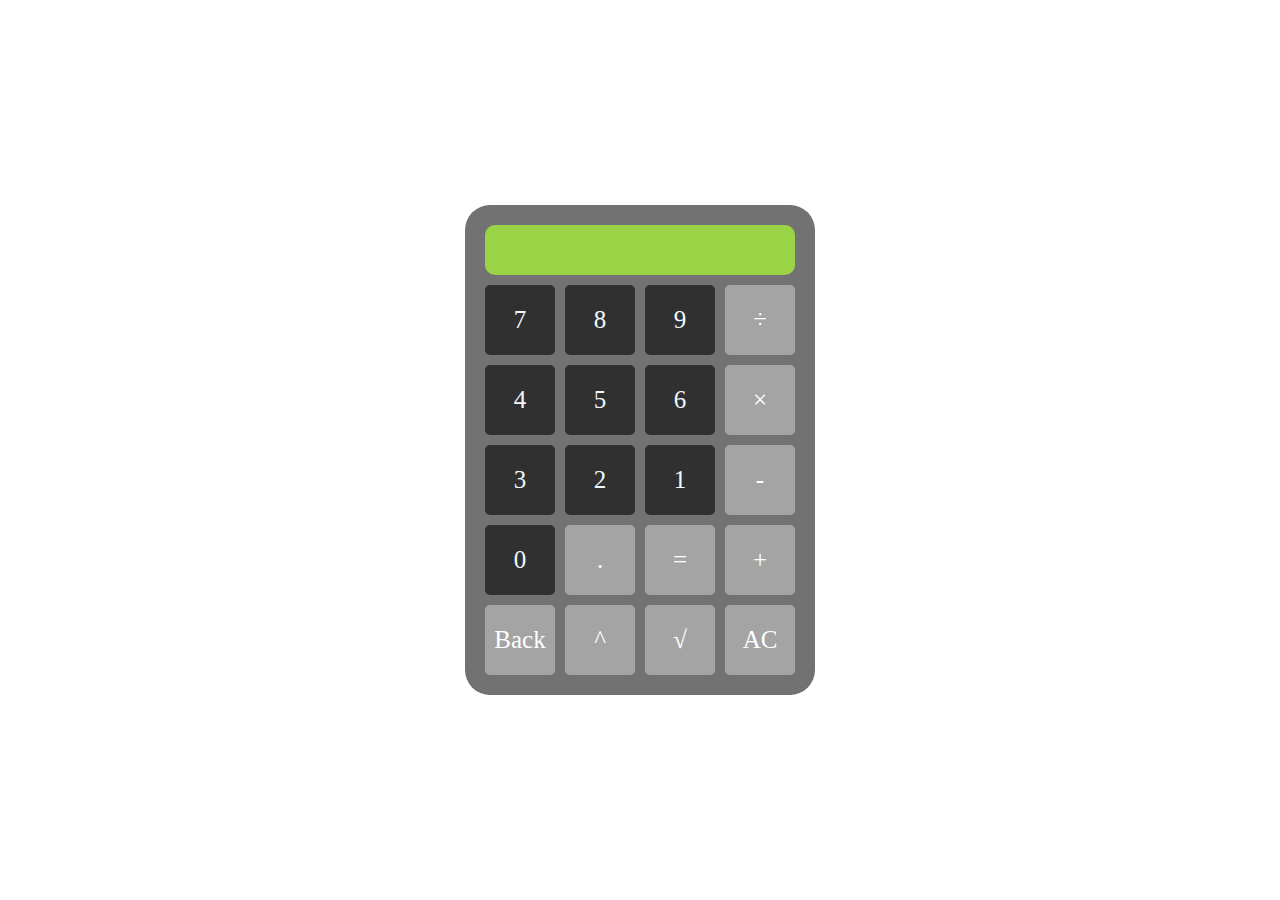
<file: index.html>
<!DOCTYPE html>
<html lang="en">
  <head>
    <title>calculator</title>
    <link rel="stylesheet" href="style.css" />
  </head>
  <body>
    <div class="container">
      <div class="top"></div>
      <div class="main">
        <button class="square">7</button>
        <button class="square">8</button>
        <button class="square">9</button>
        <button class="square operator">÷</button>
        <button class="square">4</button>
        <button class="square">5</button>
        <button class="square">6</button>
        <button class="square operator">×</button>
        <button class="square">3</button>
        <button class="square">2</button>
        <button class="square">1</button>
        <button class="square operator">-</button>
        <button class="square">0</button>
        <button class="square operator">.</button>
        <button class="square operator">=</button>
        <button class="square operator">+</button>
        <button class="square operator1 back">Back</button>
        <button class="square pow">^</button>
        <button class="square root2">√</button>
        <button class="square operator2 ac">AC</button>
      </div>
    </div>
    <script src="index.js"></script>
  </body>
</html>
</file>
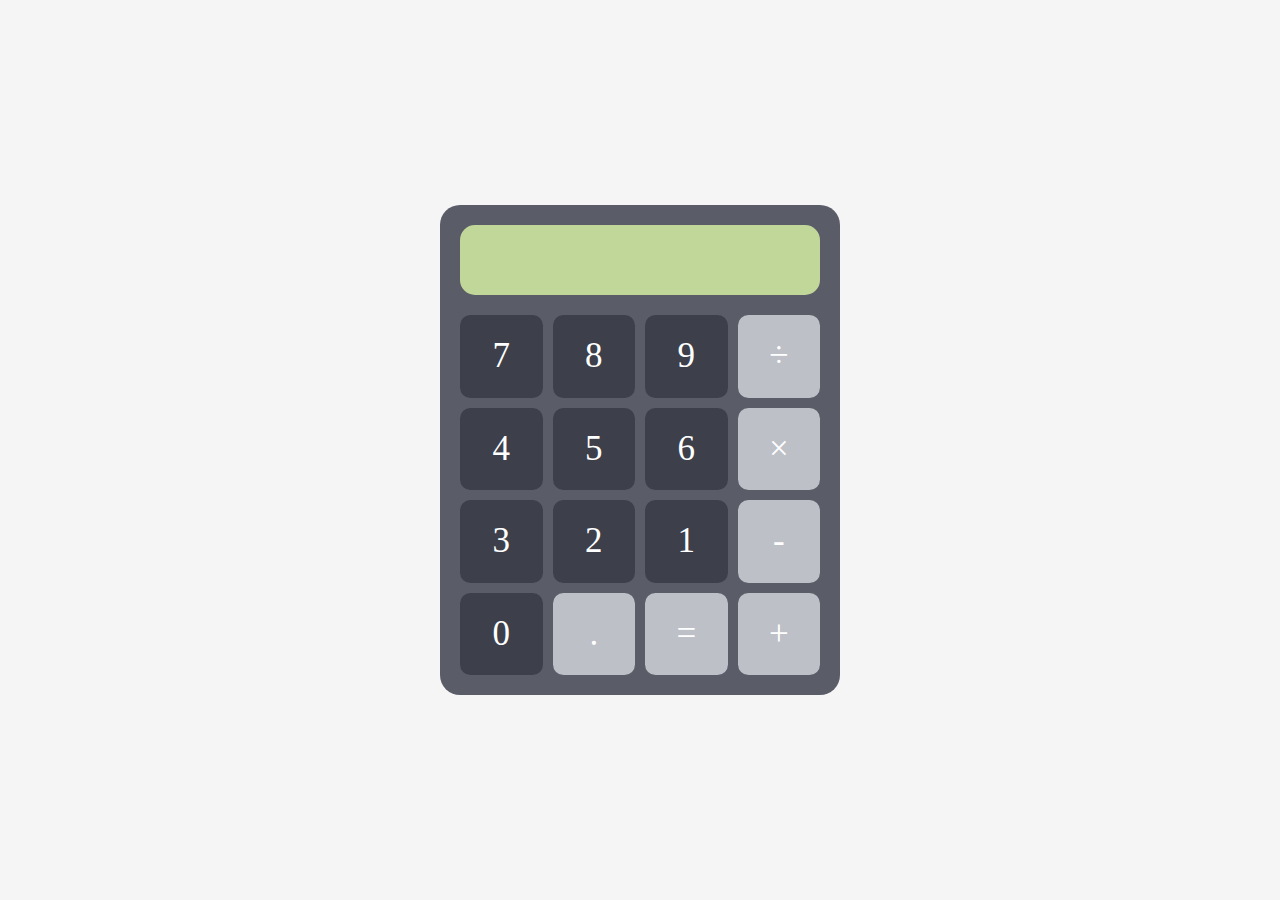
<file: Files/index.html>
<html lang="en">
<head>
    <title>Calculator</title>
    <link rel="stylesheet" href="assets/styles.css">
</head>
<body>
    <div class="calculator">
        <p class="calc-display"></p>
        <div class="calc-buttons">
            <button >7</button><button>8</button><button>9</button><button class="operator">&divide;</button>
            <button>4</button><button>5</button><button>6</button><button class="operator">&times;</button>
            <button>3</button><button>2</button><button>1</button><button class="operator">-</button>
            <button>0</button><button class="operator">.</button><button class="operator">=</button><button class="operator">+</button>
        </div>
    </div>
    <script src="assets/index.js"></script>
</body>
</html>
</file>
<file: style.css>
*{
    margin: 0 ; padding: 0;
    box-sizing: border-box;
    font-family: inherit;
    border: none;
}

body{
    display: flex;
    justify-content: center;
    align-items: center;
    height: 100vh;
    font-family: Comfortaa;
}
.container{
    width:350px;
    padding: 20px;
    background-color: #727272;
    border-radius: 25px;
    display: flex;
    flex-direction: column;
    justify-content: space-around;
    align-items: center;
}
.top{
    width:310px;
    padding: 25px 5px;
    margin-bottom: 10px;
    border-radius: 10px;
    background-color: rgb(154, 211, 70);
    user-select: none;
    font-size: 30px;
    word-wrap: break-word;
    font-family: "DS-DIGIB", Arial, Helvetica, sans-serif;
}
.main{
    display: grid;
    grid-template-columns:  repeat(4, 1fr);
    grid-template-rows:  repeat(4, 1fr);
    gap:10px;
}
.square{
    width: 70px;
    height: 70px;
    padding:20px;
    background-color: rgb(48, 48, 49);
    border-radius: 5px;
    text-align: center;
    font-size: 25px;
    color: aliceblue;
    display: flex;
    justify-content: center;
    align-items: center;
    
}
.operator, .operator1, .operator2, .root2, .pow{
    background-color: rgb(164, 164, 164);
    color: white;
}
</file>
<file: Files/assets/styles.css>
*{
    margin: 0; padding: 0;
    box-sizing: border-box;
    font-family: inherit;
}
@font-face {
    font-family: 'Digital';
    src: url(DS-DIGIB.TTF);
}
html{
    font-size: 62.5%;
}
body{
    background-color: #f5f5f5;
    display: flex;
    justify-content: center;
    align-items: center;
}
.calculator{
    width: 40em;
    border-radius: 2em;
    background-color: #5a5c68;
    display: flex;
    flex-direction: column;
    padding: 2em;
    gap: 2em;
}
.calc-display{
    font-size: 5em;
    background-color: #c1d799;
    height: 70px;
    display: flex;
    align-items: center;
    padding: 0 .2em;
    font-family: 'Digital';
    border-radius: .3em;
}
.calc-buttons{
    display: grid;
    grid-template-columns: repeat(4,1fr);
    grid-template-rows: repeat(4,1fr);
    gap: 1em;
}
button{
    background-color: #3d3f4b;
    outline: none; border: none;
    font-size: 3.5em;
    font-family: Comfortaa;
    height: 82.5px;
    border-radius: .3em;
    color: #fff;
    cursor: pointer;
}
.operator{
    background-color: #bdc0c7;
}
</file>
